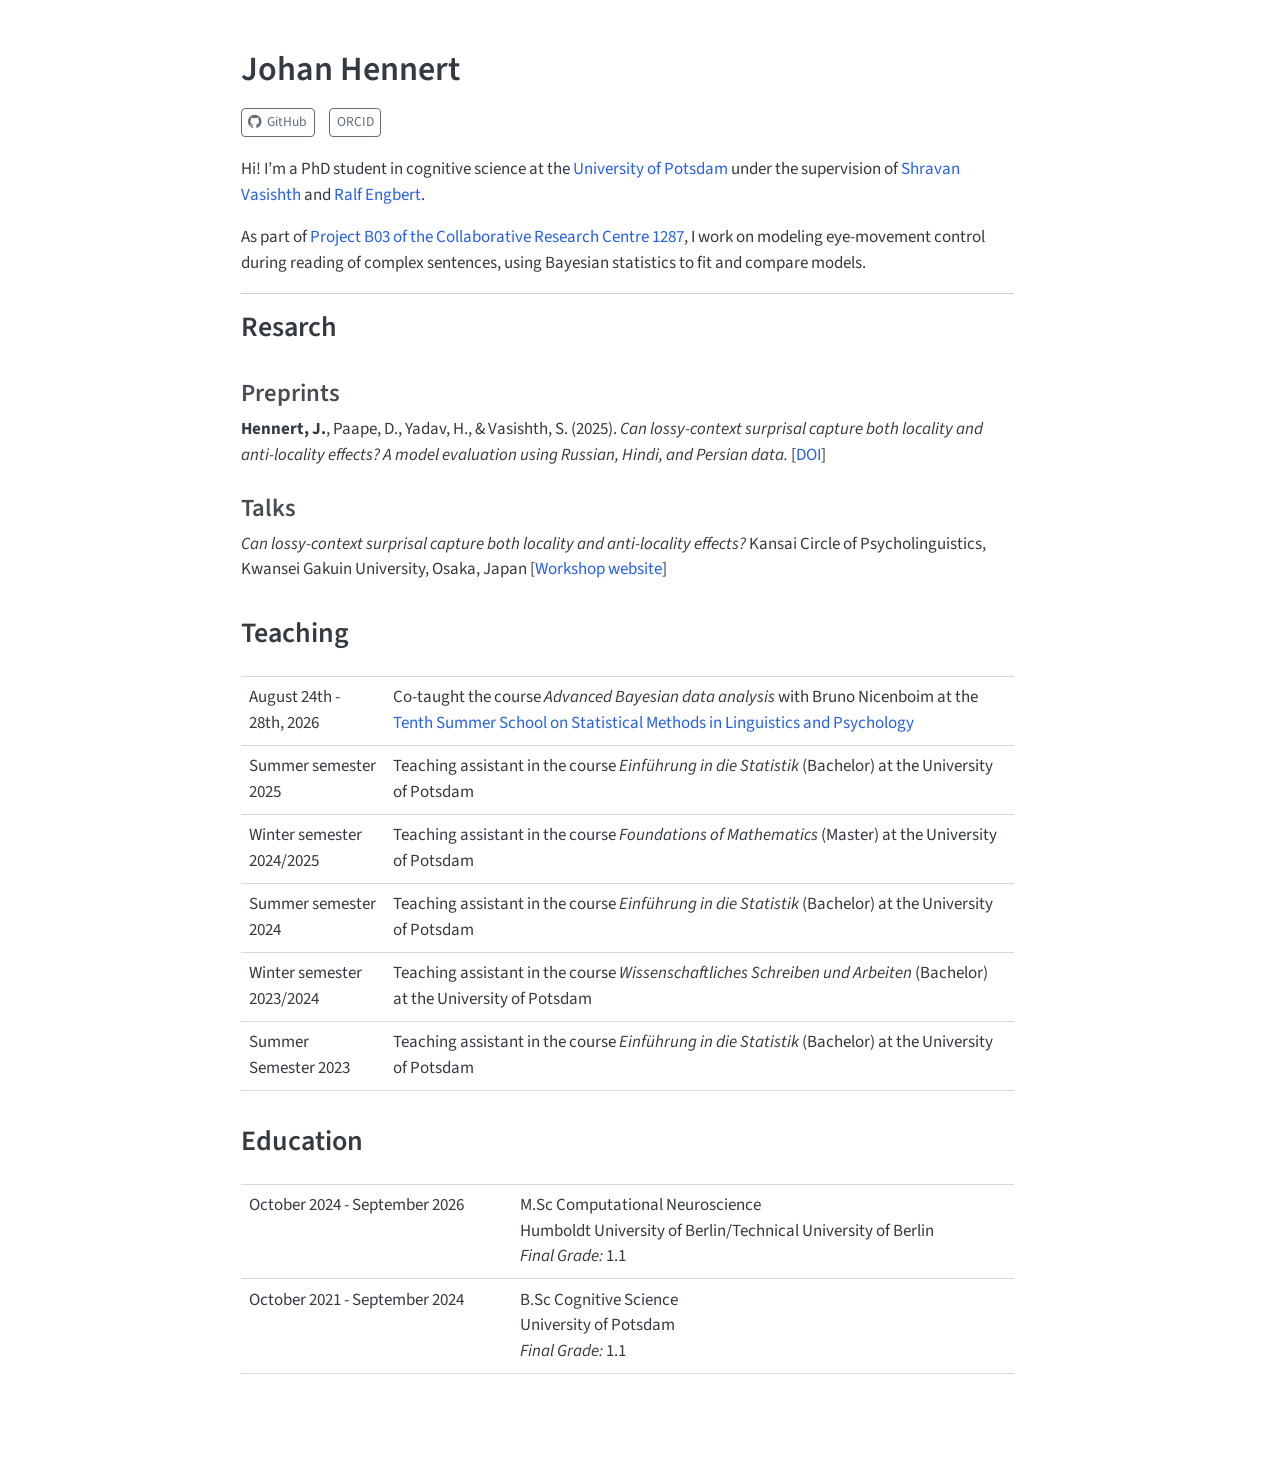
<file: index.html>
<!DOCTYPE html>
<html xmlns="http://www.w3.org/1999/xhtml" lang="en" xml:lang="en"><head>

<meta charset="utf-8">
<meta name="generator" content="quarto-1.11.9">

<meta name="viewport" content="width=device-width, initial-scale=1.0, user-scalable=yes">


<title>Johan Hennert</title>
<style>
/* Default styles provided by pandoc.
** See https://pandoc.org/MANUAL.html#variables-for-html for config info.
*/
span.smallcaps{font-variant: small-caps;}
div.columns{display: flex; gap: 1.5em;}
div.column{flex: auto;}
@media screen {
div.columns{gap: min(4vw, 1.5em);}
div.column{overflow-x: auto;}
}
div.hanging-indent{margin-left: 1.5em; text-indent: -1.5em;}
ul.task-list{list-style: none;}
ul.task-list li input[type="checkbox"] {
  width: 0.8em;
  margin: 0 0.8em 0.2em -1em; /* quarto-specific, see https://github.com/quarto-dev/quarto-cli/issues/4556 */ 
  vertical-align: middle;
}
</style>


<script src="site_libs/quarto-nav/quarto-nav.js"></script>
<script src="site_libs/clipboard/clipboard.min.js"></script>
<script src="site_libs/quarto-search/autocomplete.umd.js"></script>
<script src="site_libs/quarto-search/fuse.min.js"></script>
<script src="site_libs/quarto-search/quarto-search.js"></script>
<meta name="quarto:offset" content="./">
<script src="site_libs/quarto-html/quarto.js" type="module"></script>
<script src="site_libs/quarto-html/tabsets/tabsets.js" type="module"></script>
<script src="site_libs/quarto-html/scrollable-regions/scrollable-regions.js" type="module"></script>
<script src="site_libs/quarto-html/popper.min.js"></script>
<script src="site_libs/quarto-html/tippy.umd.min.js"></script>
<link href="site_libs/quarto-html/tippy.css" rel="stylesheet">
<link href="site_libs/quarto-html/quarto-syntax-highlighting-63b5708e65d6cd79cd7618c58d0c21e7.css" rel="stylesheet" id="quarto-text-highlighting-styles">
<script src="site_libs/bootstrap/bootstrap.min.js"></script>
<link href="site_libs/bootstrap/bootstrap-icons.css" rel="stylesheet">
<link href="site_libs/bootstrap/bootstrap-d31a0c91b01e363be7b7a36e602e2c70.min.css" rel="stylesheet" append-hash="true" id="quarto-bootstrap" data-mode="light">
<script id="quarto-search-options" type="application/json">{
  "location": "sidebar",
  "copy-button": false,
  "collapse-after": 3,
  "panel-placement": "start",
  "type": "textbox",
  "limit": 50,
  "keyboard-shortcut": [
    "f",
    "/",
    "s"
  ],
  "show-item-context": false,
  "language": {
    "search-no-results-text": "No results",
    "search-matching-documents-text": "matching documents",
    "search-copy-link-title": "Copy link to search",
    "search-hide-matches-text": "Hide additional matches",
    "search-more-match-text": "more match in this document",
    "search-more-matches-text": "more matches in this document",
    "search-clear-button-title": "Clear",
    "search-text-placeholder": "",
    "search-detached-cancel-button-title": "Cancel",
    "search-submit-button-title": "Submit",
    "search-label": "Search"
  }
}</script>


<link rel="stylesheet" href="styles.css">
</head>

<body class="fullcontent quarto-light"><a id="quarto-skip-link" class="visually-hidden-focusable" href="#quarto-document-content">Skip to main content</a>

<div id="quarto-search-results"></div>
<!-- content -->
<div id="quarto-content" class="quarto-container page-columns page-rows-contents page-layout-article">
<!-- sidebar -->
<!-- margin-sidebar -->
    
<!-- main -->
<div class="quarto-about-solana column-body">
  <div class="about-entity">
    <div class="entity-contents">
      <header id="title-block-header" class="quarto-title-block default">
<div class="quarto-title">
<h1 class="title">Johan Hennert</h1>
</div>
<div class="quarto-title-meta">
  </div>
</header> <div class="about-links">
  <a href="https://github.com/johen12" class="about-link" rel="" target="">
    <i class="bi bi-github"></i>
     <span class="about-link-text">GitHub</span>
  </a>
  <a href="https://orcid.org/0009-0001-4393-0457" class="about-link" rel="" target="">
     <span class="about-link-text">ORCID</span>
  </a>
</div>
      <div class="about-contents"><main class="content" id="quarto-document-content" tabindex="-1">
<p>Hi! I’m a PhD student in cognitive science at the <a href="https://www.uni-potsdam.de">University of Potsdam</a> under the supervision of <a href="https://vasishth.github.io">Shravan Vasishth</a> and <a href="https://www.uni-potsdam.de/de/expbiopsy/staff/ralf-engbert">Ralf Engbert</a>.</p>
<p>As part of <a href="https://www.sfb1287.uni-potsdam.de/en/projects/project-b03">Project B03 of the Collaborative Research Centre 1287</a>, I work on modeling eye-movement control during reading of complex sentences, using Bayesian statistics to fit and compare models.</p>
<hr>
<section id="resarch" class="level2">
<h2 data-anchor-id="resarch">Resarch</h2>
<section id="preprints" class="level3">
<h3 data-anchor-id="preprints">Preprints</h3>
<p><strong>Hennert, J.</strong>, Paape, D., Yadav, H., &amp; Vasishth, S. (2025). <em>Can lossy-context surprisal capture both locality and anti-locality effects? A model evaluation using Russian, Hindi, and Persian data.</em> [<a href="https://doi.org/10.31234/osf.io/aqw5z_v1">DOI</a>]</p>
</section>
<section id="talks" class="level3">
<h3 data-anchor-id="talks">Talks</h3>
<p><em>Can lossy-context surprisal capture both locality and anti-locality effects?</em> Kansai Circle of Psycholinguistics, Kwansei Gakuin University, Osaka, Japan [<a href="https://kobe-konan.jp/nakatani/kcp/">Workshop website</a>]</p>
</section>
</section>
<section id="teaching" class="level2">
<h2 data-anchor-id="teaching">Teaching</h2>
<table class="caption-top table">
<tbody>
<tr class="odd">
<td>August 24th - 28th, 2026</td>
<td>Co-taught the course <em>Advanced Bayesian data analysis</em> with Bruno Nicenboim at the <a href="https://vasishth.github.io/smlp2026/">Tenth Summer School on Statistical Methods in Linguistics and Psychology</a></td>
</tr>
<tr class="even">
<td>Summer semester 2025</td>
<td>Teaching assistant in the course <em>Einführung in die Statistik</em> (Bachelor) at the University of Potsdam</td>
</tr>
<tr class="odd">
<td>Winter semester 2024/2025</td>
<td>Teaching assistant in the course <em>Foundations of Mathematics</em> (Master) at the University of Potsdam</td>
</tr>
<tr class="even">
<td>Summer semester 2024</td>
<td>Teaching assistant in the course <em>Einführung in die Statistik</em> (Bachelor) at the University of Potsdam</td>
</tr>
<tr class="odd">
<td>Winter semester 2023/2024</td>
<td>Teaching assistant in the course <em>Wissenschaftliches Schreiben und Arbeiten</em> (Bachelor) at the University of Potsdam</td>
</tr>
<tr class="even">
<td>Summer Semester 2023</td>
<td>Teaching assistant in the course <em>Einführung in die Statistik</em> (Bachelor) at the University of Potsdam</td>
</tr>
</tbody>
</table>
</section>
<section id="education" class="level2">
<h2 data-anchor-id="education">Education</h2>
<table class="caption-top table">
<tbody>
<tr class="odd">
<td>October 2024 - September 2026</td>
<td>M.Sc Computational Neuroscience<br>
Humboldt University of Berlin/Technical University of Berlin<br>
<em>Final Grade:</em> 1.1</td>
</tr>
<tr class="even">
<td>October 2021 - September 2024</td>
<td>B.Sc Cognitive Science<br>
University of Potsdam<br>
<em>Final Grade:</em> 1.1</td>
</tr>
</tbody>
</table>


</section>
</main></div>
    </div>
  </div>
</div>
 <!-- /main -->
<script id="quarto-html-after-body" type="application/javascript">
  window.document.addEventListener("DOMContentLoaded", function (event) {
    const isCodeAnnotation = (el) => {
      for (const clz of el.classList) {
        if (clz.startsWith('code-annotation-')) {                     
          return true;
        }
      }
      return false;
    }
    const onCopySuccess = function(e) {
      // button target
      const button = e.trigger;
      // don't keep focus
      button.blur();
      // flash "checked"
      button.classList.add('code-copy-button-checked');
      var currentTitle = button.getAttribute("title");
      button.setAttribute("title", "Copied!");
      let tooltip;
      if (window.bootstrap) {
        button.setAttribute("data-bs-toggle", "tooltip");
        button.setAttribute("data-bs-placement", "left");
        button.setAttribute("data-bs-title", "Copied!");
        tooltip = new bootstrap.Tooltip(button, 
          { trigger: "manual", 
            customClass: "code-copy-button-tooltip",
            offset: [0, -8]});
        tooltip.show();    
      }
      setTimeout(function() {
        if (tooltip) {
          tooltip.hide();
          button.removeAttribute("data-bs-title");
          button.removeAttribute("data-bs-toggle");
          button.removeAttribute("data-bs-placement");
        }
        button.setAttribute("title", currentTitle);
        button.classList.remove('code-copy-button-checked');
      }, 1000);
      // clear code selection
      e.clearSelection();
    }
    const getTextToCopy = function(trigger) {
      const outerScaffold = trigger.parentElement.cloneNode(true);
      const codeEl = outerScaffold.querySelector('code');
      for (const childEl of codeEl.children) {
        if (isCodeAnnotation(childEl)) {
          childEl.remove();
        }
      }
      return codeEl.innerText;
    }
    const clipboard = new window.ClipboardJS('.code-copy-button:not([data-in-quarto-modal])', {
      text: getTextToCopy
    });
    clipboard.on('success', onCopySuccess);
    if (window.document.getElementById('quarto-embedded-source-code-modal')) {
      const clipboardModal = new window.ClipboardJS('.code-copy-button[data-in-quarto-modal]', {
        text: getTextToCopy,
        container: window.document.getElementById('quarto-embedded-source-code-modal')
      });
      clipboardModal.on('success', onCopySuccess);
    }
      var localhostRegex = new RegExp(/^(?:http|https):\/\/localhost\:?[0-9]*\//);
      var mailtoRegex = new RegExp(/^mailto:/);
        var filterRegex = new RegExp("https:\/\/johen12\.github\.io\/");
      var isInternal = (href) => {
          return filterRegex.test(href) || localhostRegex.test(href) || mailtoRegex.test(href);
      }
      // Inspect non-navigation links and adorn them if external
      window.quartoDecorateExternalLinks = function (root) {
     var links = (root || window.document).querySelectorAll('a[href]:not(.nav-link):not(.navbar-brand):not(.toc-action):not(.sidebar-link):not(.sidebar-item-toggle):not(.pagination-link):not(.no-external):not([aria-hidden]):not(.dropdown-item):not(.quarto-navigation-tool):not(.about-link)');
      for (var i=0; i<links.length; i++) {
        const link = links[i];
        if (!isInternal(link.href)) {
          // undo the damage that might have been done by quarto-nav.js in the case of
          // links that we want to consider external
          if (link.dataset.originalHref !== undefined) {
            link.href = link.dataset.originalHref;
          }
          if (!link.classList.contains('no-external-icon')) {
          }
        }
      }
      };
      window.quartoDecorateExternalLinks(window.document);
    // Esc closes the popup (WCAG 1.4.13) and focus leaving both trigger and
    // popup closes it (WCAG 2.4.11); tippy handles neither for interactive popups.
    const hideOnEscAndFocusOut = {
      name: 'hideOnEscAndFocusOut',
      defaultValue: true,
      fn(instance) {
        const dismiss = () => {
          // A show scheduled by the trigger delay would otherwise reopen it
          instance.clearDelayTimeouts();
          instance.hide();
        };
        const onKeyDown = (event) => {
          if (event.key !== 'Escape') {
            return;
          }
          // Keep Esc from also reaching page handlers (e.g. reveal.js overview),
          // except an open reveal.js slide menu, which Esc should close too.
          // The menu handles keys only when its keyboard option is on.
          const menuHandlesEsc = window.Reveal?.getPlugin?.('menu')?.isOpen() &&
            window.Reveal.getConfig().menu?.keyboard !== false;
          if (!menuHandlesEsc) {
            event.stopPropagation();
          }
          if (instance.popper.contains(window.document.activeElement)) {
            // Disabled while refocusing so the focus trigger does not reopen it
            instance.disable();
            instance.reference.focus();
            instance.enable();
          }
          dismiss();
        };
        const onFocusOut = (event) => {
          const target = event.relatedTarget;
          if (target && !instance.reference.contains(target) &&
              !instance.popper.contains(target)) {
            dismiss();
          }
        };
        // On the trigger too: a click trigger (code-annotations: select) has no
        // blur handling. Attached for the instance's lifetime so leaving the
        // trigger also cancels a show still pending on the trigger delay.
        instance.reference.addEventListener('focusout', onFocusOut);
        return {
          onShow() {
            window.document.addEventListener('keydown', onKeyDown, true);
            instance.popper.addEventListener('focusout', onFocusOut);
          },
          onHide() {
            window.document.removeEventListener('keydown', onKeyDown, true);
            instance.popper.removeEventListener('focusout', onFocusOut);
          },
          onDestroy() {
            instance.reference.removeEventListener('focusout', onFocusOut);
          },
        };
      },
    };
    function tippyHover(el, contentFn, onTriggerFn, onUntriggerFn) {
      const config = {
        allowHTML: true,
        maxWidth: 500,
        delay: 100,
        arrow: false,
        appendTo: function(el) {
            return el.parentElement;
        },
        interactive: true,
        interactiveBorder: 10,
        theme: 'quarto',
        placement: 'bottom-start',
        plugins: [hideOnEscAndFocusOut],
      };
      if (contentFn) {
        config.content = contentFn;
      }
      if (onTriggerFn) {
        config.onTrigger = onTriggerFn;
      }
      if (onUntriggerFn) {
        config.onUntrigger = onUntriggerFn;
      }
      window.tippy(el, config); 
    }
    const noterefs = window.document.querySelectorAll('a[role="doc-noteref"]');
    for (var i=0; i<noterefs.length; i++) {
      const ref = noterefs[i];
      tippyHover(ref, function() {
        // use id or data attribute instead here
        let href = ref.getAttribute('data-footnote-href') || ref.getAttribute('href');
        try { href = new URL(href).hash; } catch {}
        const id = href.replace(/^#\/?/, "");
        const note = window.document.getElementById(id);
        if (note) {
          return note.innerHTML;
        } else {
          return "";
        }
      });
    }
    const xrefs = window.document.querySelectorAll('a.quarto-xref');
    const processXRef = (id, note) => {
      // Strip column container classes
      const stripColumnClz = (el) => {
        el.classList.remove("page-full", "page-columns");
        if (el.children) {
          for (const child of el.children) {
            stripColumnClz(child);
          }
        }
      }
      stripColumnClz(note)
      if (id === null || id.startsWith('sec-')) {
        // Special case sections, only their first couple elements
        const container = document.createElement("div");
        if (note.children && note.children.length > 2) {
          container.appendChild(note.children[0].cloneNode(true));
          for (let i = 1; i < note.children.length; i++) {
            const child = note.children[i];
            if (child.tagName === "P" && child.innerText === "") {
              continue;
            } else {
              container.appendChild(child.cloneNode(true));
              break;
            }
          }
          if (window.Quarto?.typesetMath) {
            window.Quarto.typesetMath(container);
          }
          return container.innerHTML
        } else {
          if (window.Quarto?.typesetMath) {
            window.Quarto.typesetMath(note);
          }
          return note.innerHTML;
        }
      } else {
        // Remove any anchor links if they are present
        const anchorLink = note.querySelector('a.anchorjs-link');
        if (anchorLink) {
          anchorLink.remove();
        }
        if (window.Quarto?.typesetMath) {
          window.Quarto.typesetMath(note);
        }
        if (note.classList.contains("callout")) {
          return note.outerHTML;
        } else {
          return note.innerHTML;
        }
      }
    }
    for (var i=0; i<xrefs.length; i++) {
      const xref = xrefs[i];
      tippyHover(xref, undefined, function(instance) {
        instance.disable();
        let url = xref.getAttribute('href');
        let hash = undefined; 
        if (url.startsWith('#')) {
          hash = url;
        } else {
          try { hash = new URL(url).hash; } catch {}
        }
        if (hash) {
          const id = hash.replace(/^#\/?/, "");
          const note = window.document.getElementById(id);
          if (note !== null) {
            try {
              const html = processXRef(id, note.cloneNode(true));
              instance.setContent(html);
            } finally {
              instance.enable();
              instance.show();
            }
          } else {
            // See if we can fetch this
            fetch(url.split('#')[0])
            .then(res => res.text())
            .then(html => {
              const parser = new DOMParser();
              const htmlDoc = parser.parseFromString(html, "text/html");
              const note = htmlDoc.getElementById(id);
              if (note !== null) {
                const html = processXRef(id, note);
                instance.setContent(html);
              } 
            }).finally(() => {
              instance.enable();
              instance.show();
            });
          }
        } else {
          // See if we can fetch a full url (with no hash to target)
          // This is a special case and we should probably do some content thinning / targeting
          fetch(url)
          .then(res => res.text())
          .then(html => {
            const parser = new DOMParser();
            const htmlDoc = parser.parseFromString(html, "text/html");
            const note = htmlDoc.querySelector('main.content');
            if (note !== null) {
              // This should only happen for chapter cross references
              // (since there is no id in the URL)
              // remove the first header
              if (note.children.length > 0 && note.children[0].tagName === "HEADER") {
                note.children[0].remove();
              }
              const html = processXRef(null, note);
              instance.setContent(html);
            } 
          }).finally(() => {
            instance.enable();
            instance.show();
          });
        }
      }, function(instance) {
      });
    }
        let selectedAnnoteEl;
        const selectorForAnnotation = ( cell, annotation) => {
          let cellAttr = 'data-code-cell="' + cell + '"';
          let lineAttr = 'data-code-annotation="' +  annotation + '"';
          const selector = 'span[' + cellAttr + '][' + lineAttr + ']';
          return selector;
        }
        const selectCodeLines = (annoteEl) => {
          const doc = window.document;
          const targetCell = annoteEl.getAttribute("data-target-cell");
          const targetAnnotation = annoteEl.getAttribute("data-target-annotation");
          const annoteSpan = window.document.querySelector(selectorForAnnotation(targetCell, targetAnnotation));
          const lines = annoteSpan.getAttribute("data-code-lines").split(",");
          const lineIds = lines.map((line) => {
            return targetCell + "-" + line;
          })
          // Each band is positioned against its own containing block, which is
          // not the offsetParent of the lines, so place it from client rects.
          const placeBand = (band, firstEl, lastEl, codeBlock) => {
            const container = band.offsetParent;
            if (container === null) {
              return;
            }
            const containerRect = container.getBoundingClientRect();
            // Reveal.js scales slides with a transform, so convert client
            // pixels back to the CSS pixels of the container.
            const scale = containerRect.height / container.offsetHeight || 1;
            const firstRect = firstEl.getBoundingClientRect();
            const lastRect = lastEl.getBoundingClientRect();
            const top = (firstRect.top - containerRect.top) / scale - container.clientTop + container.scrollTop;
            const height = (lastRect.bottom - firstRect.top) / scale;
            band.style.top = top - 2 + "px";
            band.style.height = height + 4 + "px";
            if (codeBlock) {
              // Without the copy button wrapper, the containing block is wider
              // than the code block, so span the code block explicitly.
              const blockRect = codeBlock.getBoundingClientRect();
              band.style.left = (blockRect.left - containerRect.left) / scale - container.clientLeft + container.scrollLeft + "px";
              band.style.width = blockRect.width / scale + "px";
            }
          };
          if (lineIds.length > 0) {
            const el = window.document.getElementById(lineIds[0]);
            const lastEl = window.document.getElementById(lineIds[lineIds.length - 1]);
            const parent = el.parentElement.parentElement;
            // cook up a div (if necessary) and position it
            let div = window.document.getElementById("code-annotation-line-highlight");
            if (div === null) {
              div = window.document.createElement("div");
              div.setAttribute("id", "code-annotation-line-highlight");
              div.style.position = 'absolute';
              parent.appendChild(div);
            }
            placeBand(div, el, lastEl, parent.closest("div.sourceCode") || parent);
            let gutterDiv = window.document.getElementById("code-annotation-line-highlight-gutter");
            if (gutterDiv === null) {
              gutterDiv = window.document.createElement("div");
              gutterDiv.setAttribute("id", "code-annotation-line-highlight-gutter");
              gutterDiv.style.position = 'absolute';
              const codeCell = window.document.getElementById(targetCell);
              const gutter = codeCell.querySelector('.code-annotation-gutter');
              gutter.appendChild(gutterDiv);
            }
            placeBand(gutterDiv, el, lastEl);
            selectedAnnoteEl = annoteEl;
          }
        };
        const unselectCodeLines = () => {
          const elementsIds = ["code-annotation-line-highlight", "code-annotation-line-highlight-gutter"];
          elementsIds.forEach((elId) => {
            const div = window.document.getElementById(elId);
            if (div) {
              div.remove();
            }
          });
          selectedAnnoteEl = undefined;
        };
          // Handle positioning of the toggle
      window.addEventListener(
        "resize",
        throttle(() => {
          elRect = undefined;
          if (selectedAnnoteEl) {
            selectCodeLines(selectedAnnoteEl);
          }
        }, 10)
      );
      function throttle(fn, ms) {
      let throttle = false;
      let timer;
        return (...args) => {
          if(!throttle) { // first call gets through
              fn.apply(this, args);
              throttle = true;
          } else { // all the others get throttled
              if(timer) clearTimeout(timer); // cancel #2
              timer = setTimeout(() => {
                fn.apply(this, args);
                timer = throttle = false;
              }, ms);
          }
        };
      }
        // Attach click handler to the DT
        const annoteDls = window.document.querySelectorAll('dt[data-target-cell]');
        for (const annoteDlNode of annoteDls) {
          annoteDlNode.addEventListener('click', (event) => {
            const clickedEl = event.target;
            if (clickedEl !== selectedAnnoteEl) {
              unselectCodeLines();
              const activeEl = window.document.querySelector('dt[data-target-cell].code-annotation-active');
              if (activeEl) {
                activeEl.classList.remove('code-annotation-active');
              }
              selectCodeLines(clickedEl);
              clickedEl.classList.add('code-annotation-active');
            } else {
              // Unselect the line
              unselectCodeLines();
              clickedEl.classList.remove('code-annotation-active');
            }
          });
        }
    const findCites = (el) => {
      const parentEl = el.parentElement;
      if (parentEl) {
        const cites = parentEl.dataset.cites;
        if (cites) {
          return {
            el,
            cites: cites.split(' ')
          };
        } else {
          return findCites(el.parentElement)
        }
      } else {
        return undefined;
      }
    };
    var bibliorefs = window.document.querySelectorAll('a[role="doc-biblioref"]');
    for (var i=0; i<bibliorefs.length; i++) {
      const ref = bibliorefs[i];
      const citeInfo = findCites(ref);
      if (citeInfo) {
        tippyHover(citeInfo.el, function() {
          var popup = window.document.createElement('div');
          citeInfo.cites.forEach(function(cite) {
            var citeDiv = window.document.createElement('div');
            citeDiv.classList.add('hanging-indent');
            citeDiv.classList.add('csl-entry');
            var biblioDiv = window.document.getElementById('ref-' + cite);
            if (biblioDiv) {
              citeDiv.innerHTML = biblioDiv.innerHTML;
            }
            popup.appendChild(citeDiv);
          });
          return popup.innerHTML;
        });
      }
    }
  });
  </script>
  <script type="application/javascript">
  window.quartoScrollableRegionsLabels = {"code":"Scrollable code","output":"Scrollable output"};
  </script>
</div> <!-- /content -->




</body></html>
</file>
<file: site_libs/quarto-html/tippy.css>
.tippy-box[data-animation=fade][data-state=hidden]{opacity:0}[data-tippy-root]{max-width:calc(100vw - 10px)}.tippy-box{position:relative;background-color:#333;color:#fff;border-radius:4px;font-size:14px;line-height:1.4;white-space:normal;outline:0;transition-property:transform,visibility,opacity}.tippy-box[data-placement^=top]>.tippy-arrow{bottom:0}.tippy-box[data-placement^=top]>.tippy-arrow:before{bottom:-7px;left:0;border-width:8px 8px 0;border-top-color:initial;transform-origin:center top}.tippy-box[data-placement^=bottom]>.tippy-arrow{top:0}.tippy-box[data-placement^=bottom]>.tippy-arrow:before{top:-7px;left:0;border-width:0 8px 8px;border-bottom-color:initial;transform-origin:center bottom}.tippy-box[data-placement^=left]>.tippy-arrow{right:0}.tippy-box[data-placement^=left]>.tippy-arrow:before{border-width:8px 0 8px 8px;border-left-color:initial;right:-7px;transform-origin:center left}.tippy-box[data-placement^=right]>.tippy-arrow{left:0}.tippy-box[data-placement^=right]>.tippy-arrow:before{left:-7px;border-width:8px 8px 8px 0;border-right-color:initial;transform-origin:center right}.tippy-box[data-inertia][data-state=visible]{transition-timing-function:cubic-bezier(.54,1.5,.38,1.11)}.tippy-arrow{width:16px;height:16px;color:#333}.tippy-arrow:before{content:"";position:absolute;border-color:transparent;border-style:solid}.tippy-content{position:relative;padding:5px 9px;z-index:1}
</file>
<file: site_libs/quarto-html/quarto-syntax-highlighting-63b5708e65d6cd79cd7618c58d0c21e7.css>
/* quarto syntax highlight colors */
:root {
  --quarto-hl-ot-color: #003B4F;
  --quarto-hl-at-color: #657422;
  --quarto-hl-ss-color: #20794D;
  --quarto-hl-an-color: #5E5E5E;
  --quarto-hl-fu-color: #4758AB;
  --quarto-hl-st-color: #20794D;
  --quarto-hl-cf-color: #003B4F;
  --quarto-hl-op-color: #5E5E5E;
  --quarto-hl-er-color: #AD0000;
  --quarto-hl-bn-color: #AD0000;
  --quarto-hl-al-color: #AD0000;
  --quarto-hl-va-color: #111111;
  --quarto-hl-bu-color: inherit;
  --quarto-hl-ex-color: inherit;
  --quarto-hl-pp-color: #AD0000;
  --quarto-hl-in-color: #5E5E5E;
  --quarto-hl-vs-color: #20794D;
  --quarto-hl-wa-color: #5E5E5E;
  --quarto-hl-do-color: #5E5E5E;
  --quarto-hl-im-color: #00769E;
  --quarto-hl-ch-color: #20794D;
  --quarto-hl-dt-color: #AD0000;
  --quarto-hl-fl-color: #AD0000;
  --quarto-hl-co-color: #5E5E5E;
  --quarto-hl-cv-color: #5E5E5E;
  --quarto-hl-cn-color: #8f5902;
  --quarto-hl-sc-color: #5E5E5E;
  --quarto-hl-dv-color: #AD0000;
  --quarto-hl-kw-color: #003B4F;
}

/* other quarto variables */
:root {
  --quarto-font-monospace: SFMono-Regular, Menlo, Monaco, Consolas, "Liberation Mono", "Courier New", monospace;
}

/* syntax highlight based on Pandoc's rules */
pre > code.sourceCode > span {
  color: #003B4F;
}

code.sourceCode > span {
  color: #003B4F;
}

div.sourceCode,
div.sourceCode pre.sourceCode {
  color: #003B4F;
}

/* Normal */
code span {
  color: #003B4F;
}

/* Alert */
code span.al {
  color: #AD0000;
  font-style: inherit;
}

/* Annotation */
code span.an {
  color: #5E5E5E;
  font-style: inherit;
}

/* Attribute */
code span.at {
  color: #657422;
  font-style: inherit;
}

/* BaseN */
code span.bn {
  color: #AD0000;
  font-style: inherit;
}

/* BuiltIn */
code span.bu {
  font-style: inherit;
}

/* ControlFlow */
code span.cf {
  color: #003B4F;
  font-weight: bold;
  font-style: inherit;
}

/* Char */
code span.ch {
  color: #20794D;
  font-style: inherit;
}

/* Constant */
code span.cn {
  color: #8f5902;
  font-style: inherit;
}

/* Comment */
code span.co {
  color: #5E5E5E;
  font-style: inherit;
}

/* CommentVar */
code span.cv {
  color: #5E5E5E;
  font-style: italic;
}

/* Documentation */
code span.do {
  color: #5E5E5E;
  font-style: italic;
}

/* DataType */
code span.dt {
  color: #AD0000;
  font-style: inherit;
}

/* DecVal */
code span.dv {
  color: #AD0000;
  font-style: inherit;
}

/* Error */
code span.er {
  color: #AD0000;
  font-style: inherit;
}

/* Extension */
code span.ex {
  font-style: inherit;
}

/* Float */
code span.fl {
  color: #AD0000;
  font-style: inherit;
}

/* Function */
code span.fu {
  color: #4758AB;
  font-style: inherit;
}

/* Import */
code span.im {
  color: #00769E;
  font-style: inherit;
}

/* Information */
code span.in {
  color: #5E5E5E;
  font-style: inherit;
}

/* Keyword */
code span.kw {
  color: #003B4F;
  font-weight: bold;
  font-style: inherit;
}

/* Operator */
code span.op {
  color: #5E5E5E;
  font-style: inherit;
}

/* Other */
code span.ot {
  color: #003B4F;
  font-style: inherit;
}

/* Preprocessor */
code span.pp {
  color: #AD0000;
  font-style: inherit;
}

/* SpecialChar */
code span.sc {
  color: #5E5E5E;
  font-style: inherit;
}

/* SpecialString */
code span.ss {
  color: #20794D;
  font-style: inherit;
}

/* String */
code span.st {
  color: #20794D;
  font-style: inherit;
}

/* Variable */
code span.va {
  color: #111111;
  font-style: inherit;
}

/* VerbatimString */
code span.vs {
  color: #20794D;
  font-style: inherit;
}

/* Warning */
code span.wa {
  color: #5E5E5E;
  font-style: italic;
}

.prevent-inlining {
  content: "</";
}

/*# sourceMappingURL=054cc16b9e9817627be6994582d2ffb5.css.map */
</file>
<file: styles.css>
a:link {
    text-decoration: none
}
</file>
